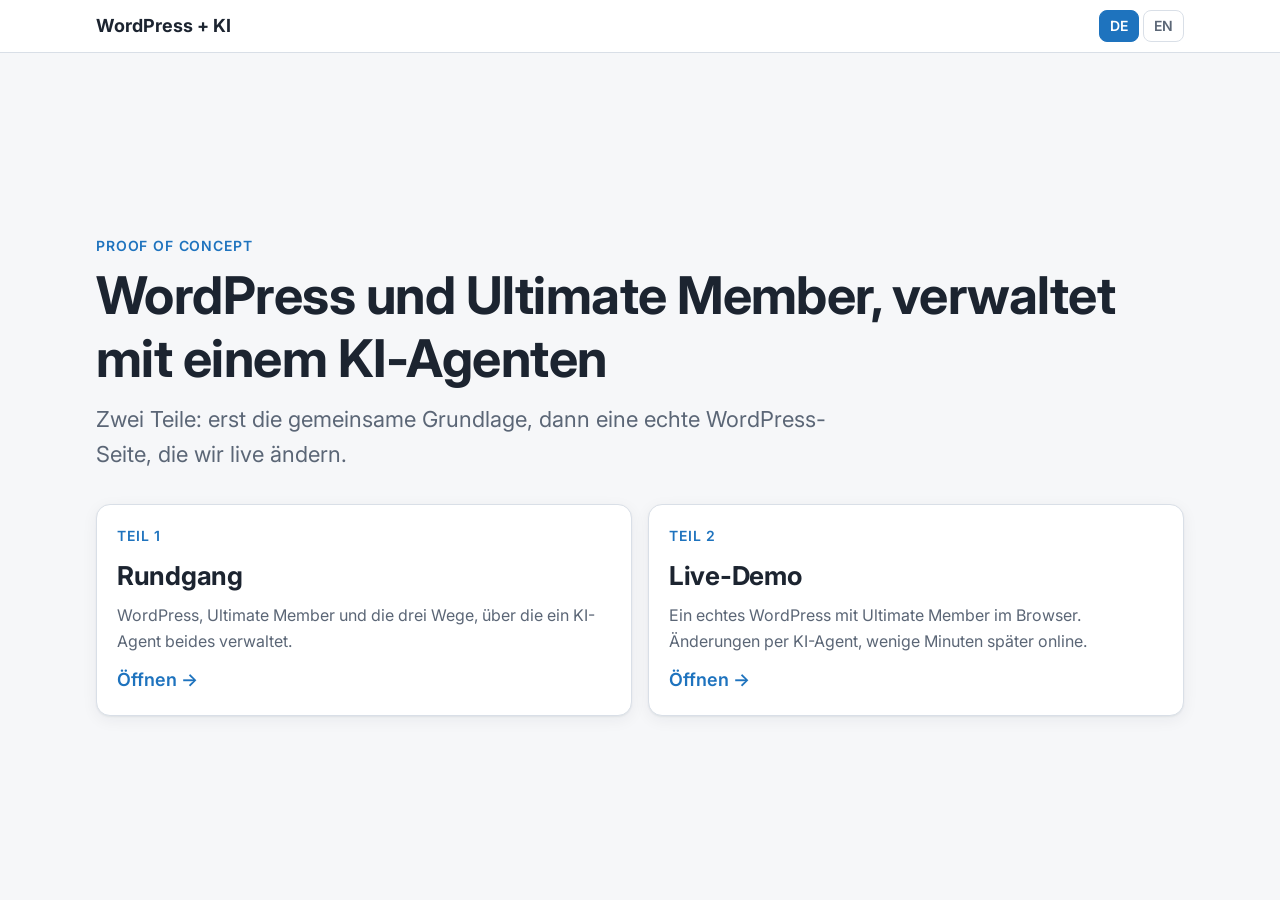
<file: index.html>
<!doctype html>
<html lang="de">
<head>
  <meta charset="utf-8">
  <meta name="viewport" content="width=device-width, initial-scale=1">
  <meta name="build" content="2026-11-27.2">
  <title>WordPress + KI-Agent</title>
  <meta name="description" content="Proof of Concept: WordPress und Ultimate Member, verwaltet mit einem KI-Agenten.">
  <link rel="preconnect" href="https://fonts.googleapis.com">
  <link rel="preconnect" href="https://fonts.gstatic.com" crossorigin>
  <link href="https://fonts.googleapis.com/css2?family=Inter:wght@400;500;600;700&family=JetBrains+Mono:wght@400;500&display=swap" rel="stylesheet">
  <link rel="stylesheet" href="assets/style.css">
  <style>
    .start { min-height: calc(100vh - 56px); display: flex; flex-direction: column; justify-content: center; padding: 48px 0; }
    .entry { display: flex; flex-direction: column; gap: 12px; text-decoration: none; color: var(--text); transition: border-color .15s; }
    .entry:hover { border-color: var(--accent); }
    .entry .step { font-size: 14px; font-weight: 600; color: var(--accent); text-transform: uppercase; letter-spacing: .06em; }
    .entry h2 { font-size: 26px; margin: 0; }
    .entry .go { margin-top: auto; font-weight: 600; color: var(--accent); }
  </style>
</head>
<body>
  <header class="topbar">
    <div class="topbar-inner">
      <a class="brand" href="./" data-t="nav.brand">WordPress + KI</a>
      <span style="flex:1"></span>
      <div class="lang-switch" aria-label="Sprache"></div>
    </div>
  </header>

  <main>
    <section class="start">
      <span class="kicker" data-t="kicker">Proof of Concept</span>
      <h1 data-t="title">WordPress und Ultimate Member, verwaltet mit einem KI-Agenten</h1>
      <p class="lead" data-t="lead">Zwei Teile: erst die gemeinsame Grundlage, dann eine echte WordPress-Seite, die wir live ändern.</p>
      <div class="grid cols-3" style="grid-template-columns: repeat(auto-fit, minmax(300px, 1fr));">
        <a class="card entry" href="erklaerung/">
          <span class="step" data-t="e1.step">Teil 1</span>
          <h2 data-t="e1.title">Rundgang</h2>
          <p data-t="e1.text">WordPress, Ultimate Member und die drei Wege, über die ein KI-Agent beides verwaltet.</p>
          <span class="go" data-t="e1.go">Öffnen →</span>
        </a>
        <a class="card entry" href="demo/">
          <span class="step" data-t="e2.step">Teil 2</span>
          <h2 data-t="e2.title">Live-Demo</h2>
          <p data-t="e2.text">Ein echtes WordPress mit Ultimate Member im Browser. Änderungen per KI-Agent, wenige Minuten später online.</p>
          <span class="go" data-t="e2.go">Öffnen →</span>
        </a>
      </div>
    </section>
  </main>

  <script>
    window.TEXTE = {
      de: {
        "meta.title": "WordPress + KI-Agent",
        "nav.brand": "WordPress + KI",
        "kicker": "Proof of Concept",
        "title": "WordPress und Ultimate Member, verwaltet mit einem KI-Agenten",
        "lead": "Zwei Teile: erst die gemeinsame Grundlage, dann eine echte WordPress-Seite, die wir live ändern.",
        "e1.step": "Teil 1", "e1.title": "Rundgang",
        "e1.text": "WordPress, Ultimate Member und die drei Wege, über die ein KI-Agent beides verwaltet.",
        "e1.go": "Öffnen →",
        "e2.step": "Teil 2", "e2.title": "Live-Demo",
        "e2.text": "Ein echtes WordPress mit Ultimate Member im Browser. Änderungen per KI-Agent, wenige Minuten später online.",
        "e2.go": "Öffnen →"
      },
      en: {
        "meta.title": "WordPress + AI agent",
        "nav.brand": "WordPress + AI",
        "kicker": "Proof of concept",
        "title": "WordPress and Ultimate Member, managed with an AI agent",
        "lead": "Two parts: first the common ground, then a real WordPress site that we change live.",
        "e1.step": "Part 1", "e1.title": "Tour",
        "e1.text": "WordPress, Ultimate Member and the three ways an AI agent manages both.",
        "e1.go": "Open →",
        "e2.step": "Part 2", "e2.title": "Live demo",
        "e2.text": "A real WordPress with Ultimate Member in the browser. Changes by an AI agent, online a few minutes later.",
        "e2.go": "Open →"
      }
    };
  </script>
  <script src="assets/i18n.js"></script>
</body>
</html>
</file>
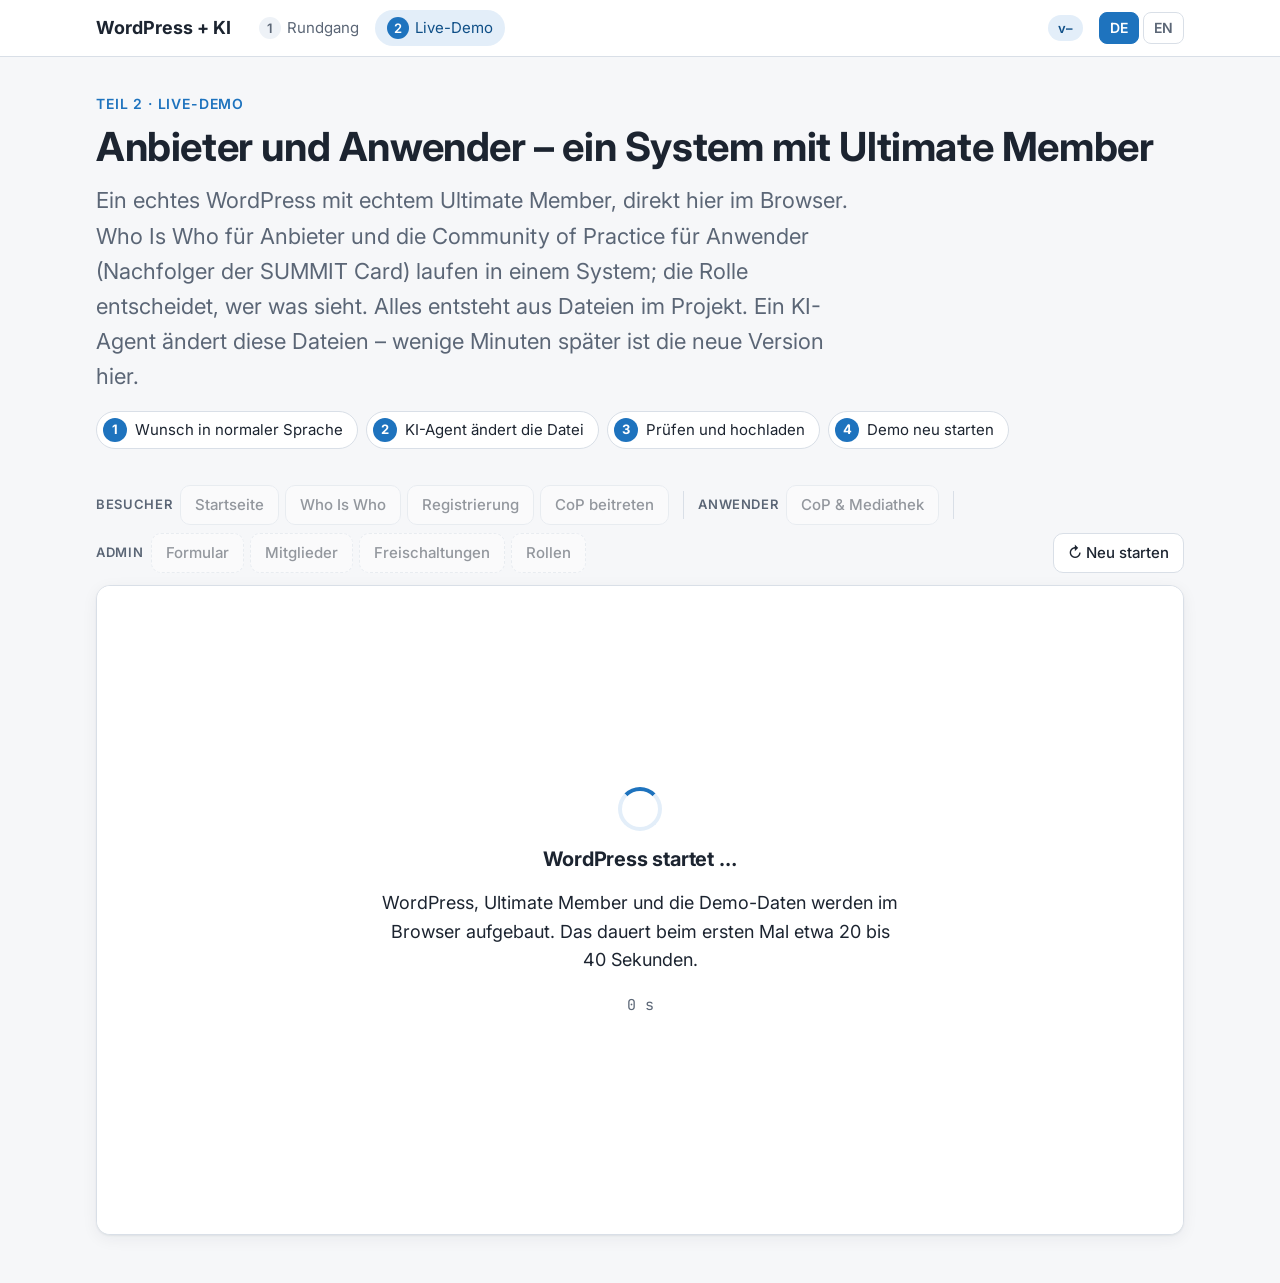
<file: demo/index.html>
<!doctype html>
<html lang="de">
<head>
  <meta charset="utf-8">
  <meta name="viewport" content="width=device-width, initial-scale=1">
  <meta name="build" content="2026-11-27.2">
  <title>Live-Demo: Who Is Who mit Ultimate Member</title>
  <meta name="description" content="Echtes WordPress mit Ultimate Member im Browser, geändert von einem KI-Agenten.">
  <link rel="preconnect" href="https://fonts.googleapis.com">
  <link rel="preconnect" href="https://fonts.gstatic.com" crossorigin>
  <link href="https://fonts.googleapis.com/css2?family=Inter:wght@400;500;600;700&family=JetBrains+Mono:wght@400;500&display=swap" rel="stylesheet">
  <link rel="stylesheet" href="../assets/style.css">
  <style>
    .demo-head { padding: 32px 0 16px; }
    .demo-head h1 { font-size: clamp(28px, 4vw, 40px); }
    .demo-head .lead { margin-bottom: 16px; }

    .cycle { display: flex; flex-wrap: wrap; gap: 8px; margin: 0 0 20px; padding: 0; list-style: none; }
    .cycle li {
      display: flex; align-items: center; gap: 8px; padding: 6px 14px 6px 6px;
      background: var(--surface); border: 1px solid var(--line); border-radius: 999px; font-size: 15px;
    }
    .cycle .n {
      width: 24px; height: 24px; border-radius: 50%; display: grid; place-items: center;
      background: var(--accent); color: #fff; font-weight: 700; font-size: 13px;
    }

    .toolbar { display: flex; flex-wrap: wrap; gap: 8px; align-items: center; margin-bottom: 12px; }
    .toolbar .group { display: flex; flex-wrap: wrap; gap: 6px; align-items: center; }
    .toolbar .label { font-size: 13px; font-weight: 600; color: var(--muted); text-transform: uppercase; letter-spacing: .05em; margin-right: 2px; }
    .toolbar .sep { width: 1px; height: 28px; background: var(--line); margin: 0 6px; }
    .view {
      font: inherit; font-size: 15px; font-weight: 500; padding: 7px 14px; border-radius: 10px; cursor: pointer;
      border: 1px solid var(--line); background: var(--surface); color: var(--text);
    }
    .view:hover:not(:disabled) { border-color: var(--accent); }
    .view[aria-pressed="true"] { background: var(--accent); border-color: var(--accent); color: #fff; }
    .view.admin { border-style: dashed; }
    .view:disabled { opacity: .45; cursor: default; }
    .restart { margin-left: auto; }

    .stage {
      position: relative; border-radius: var(--radius); overflow: hidden; border: 1px solid var(--line);
      box-shadow: var(--shadow); background: #fff;
    }
    .stage iframe { display: block; width: 100%; height: 72vh; min-height: 520px; border: 0; }
    .overlay {
      position: absolute; inset: 0; display: grid; place-items: center; background: var(--surface);
      text-align: center; padding: 24px;
    }
    .overlay[hidden] { display: none; }
    .overlay .box { max-width: 520px; }
    .overlay .spinner {
      width: 44px; height: 44px; margin: 0 auto 16px; border-radius: 50%;
      border: 4px solid var(--accent-soft); border-top-color: var(--accent); animation: spin 1s linear infinite;
    }
    @keyframes spin { to { transform: rotate(360deg); } }
    .overlay .time { font-family: var(--mono); color: var(--muted); font-size: 15px; }
    .overlay.error .spinner { display: none; }
    .overlay.error h3 { color: #b42318; }

    .stand {
      font-size: 13px; font-weight: 600; padding: 3px 10px; border-radius: 999px;
      background: var(--accent-soft); color: var(--accent-ink); white-space: nowrap;
    }
  </style>
</head>
<body>
  <header class="topbar">
    <div class="topbar-inner">
      <a class="brand" href="../" data-t="nav.brand">WordPress + KI</a>
      <nav class="chapters">
        <a href="../erklaerung/"><span class="num">1</span><span data-t="nav.tour">Rundgang</span></a>
        <a href="./" class="active"><span class="num">2</span><span data-t="nav.demo">Live-Demo</span></a>
      </nav>
      <span class="stand" id="stand">v–</span>
      <div class="lang-switch" aria-label="Sprache"></div>
    </div>
  </header>

  <main>
    <section class="demo-head">
      <span class="kicker" data-t="head.kicker">Teil 2 · Live-Demo</span>
      <h1 data-t="head.title">Who Is Who – nachgebaut mit Ultimate Member</h1>
      <p class="lead" data-t="head.lead">Ein echtes WordPress mit echtem Ultimate Member, direkt hier im Browser. Registrierung, Rollen und Verzeichnis entstehen aus Dateien im Projekt. Ein KI-Agent ändert diese Dateien – wenige Minuten später ist die neue Version hier.</p>
      <ol class="cycle">
        <li><span class="n">1</span><span data-t="cycle.1">Wunsch in normaler Sprache</span></li>
        <li><span class="n">2</span><span data-t="cycle.2">KI-Agent ändert die Datei</span></li>
        <li><span class="n">3</span><span data-t="cycle.3">Prüfen und hochladen</span></li>
        <li><span class="n">4</span><span data-t="cycle.4">Demo neu starten</span></li>
      </ol>
    </section>

    <div class="toolbar" role="toolbar">
      <div class="group">
        <span class="label" data-t="tb.visitor">Besucher</span>
        <button class="view" data-path="/?demo_als=besucher&ziel=/" data-t="tb.home" disabled>Startseite</button>
        <button class="view" data-path="/?demo_als=besucher&ziel=/who-is-who/" data-t="tb.dir" disabled>Who Is Who</button>
        <button class="view" data-path="/?demo_als=besucher&ziel=/registrierung/" data-t="tb.reg" disabled>Registrierung</button>
        <button class="view" data-path="/?demo_als=besucher&ziel=/cop-beitreten/" data-t="tb.cop.join" disabled>CoP beitreten</button>
      </div>
      <span class="sep" aria-hidden="true"></span>
      <div class="group">
        <span class="label" data-t="tb.member">Anwender</span>
        <button class="view" data-path="/?demo_als=anwender&ziel=/cop/" data-t="tb.cop.area" disabled>CoP &amp; Mediathek</button>
      </div>
      <span class="sep" aria-hidden="true"></span>
      <div class="group">
        <span class="label" data-t="tb.admin">Admin</span>
        <button class="view admin" data-path="/?demo_als=admin&ziel=formular" data-t="tb.form" disabled>Formular</button>
        <button class="view admin" data-path="/?demo_als=admin&ziel=benutzer" data-t="tb.users" disabled>Mitglieder</button>
        <button class="view admin" data-path="/?demo_als=admin&ziel=freischaltungen" data-t="tb.approve" disabled>Freischaltungen</button>
        <button class="view admin" data-path="/?demo_als=admin&ziel=rollen" data-t="tb.roles" disabled>Rollen</button>
      </div>
      <button class="view restart" id="restart" data-t="tb.restart" data-t-attr="title:tb.restart.title">↻ Neu starten</button>
    </div>

    <div class="stage">
      <iframe id="wp" title="WordPress Demo" allow="clipboard-read; clipboard-write"></iframe>
      <div class="overlay" id="overlay">
        <div class="box">
          <div class="spinner" aria-hidden="true"></div>
          <h3 id="ov-title" data-t="ov.title">WordPress startet …</h3>
          <p id="ov-text" data-t="ov.text">WordPress, Ultimate Member und die Demo-Daten werden im Browser aufgebaut. Das dauert beim ersten Mal etwa 20 bis 40 Sekunden.</p>
          <p class="time" id="ov-time">0 s</p>
        </div>
      </div>
    </div>
    <div style="height:48px"></div>
  </main>

  <script src="texte.js"></script>
  <script src="../assets/i18n.js"></script>
  <script type="module">
    import { startPlaygroundWeb } from "https://playground.wordpress.net/client/index.js";

    const iframe = document.getElementById("wp");
    const overlay = document.getElementById("overlay");
    const ovTime = document.getElementById("ov-time");
    const views = document.querySelectorAll(".view[data-path]");
    let log = null;

    const lang = () => document.documentElement.lang || "de";
    const t = (key) => (window.TEXTE[lang()] || {})[key] || window.TEXTE.de[key] || key;

    // Fetch a file from this site, never from the cache: every start uses the newest push.
    async function fetchText(url) {
      const res = await fetch(url, { cache: "no-store" });
      if (!res.ok) throw new Error(url + " → HTTP " + res.status);
      return res.text();
    }

    // Load the blueprint and inline its relative files, so Playground needs no CORS.
    async function loadBlueprint() {
      const bp = JSON.parse(await fetchText("blueprint.json"));
      for (const step of bp.steps) {
        const d = step.data;
        if (d && d.resource === "url" && !/^https?:/i.test(d.url)) {
          step.data = { resource: "literal", name: d.url.split("/").pop(), contents: await fetchText(d.url) };
        }
      }
      return bp;
    }

    // Only the version number is shown (top right), so a live change is visible.
    // The change texts in aenderungen.json stay internal.
    function renderLog() {
      if (!log) return;
      const last = log.eintraege[log.eintraege.length - 1];
      document.getElementById("stand").textContent = "v" + last.version;
    }

    function setActive(btn) {
      views.forEach((b) => b.setAttribute("aria-pressed", String(b === btn)));
    }

    async function start() {
      const t0 = Date.now();
      const timer = setInterval(() => { ovTime.textContent = Math.round((Date.now() - t0) / 1000) + " s"; }, 500);
      try {
        log = JSON.parse(await fetchText("aenderungen.json"));
        renderLog();
        const blueprint = await loadBlueprint();
        const client = await startPlaygroundWeb({
          iframe,
          remoteUrl: "https://playground.wordpress.net/remote.html",
          blueprint,
        });
        await client.isReady();
        views.forEach((b) => {
          b.disabled = false;
          b.addEventListener("click", async () => { setActive(b); await client.goTo(b.dataset.path); });
        });
        setActive(views[0]);
        overlay.hidden = true;
      } catch (err) {
        console.error(err);
        overlay.classList.add("error");
        document.getElementById("ov-title").textContent = t("ov.error");
        document.getElementById("ov-text").textContent = String(err && err.message || err);
      } finally {
        clearInterval(timer);
      }
    }

    document.getElementById("restart").addEventListener("click", () => location.reload());
    start();
  </script>
</body>
</html>
</file>
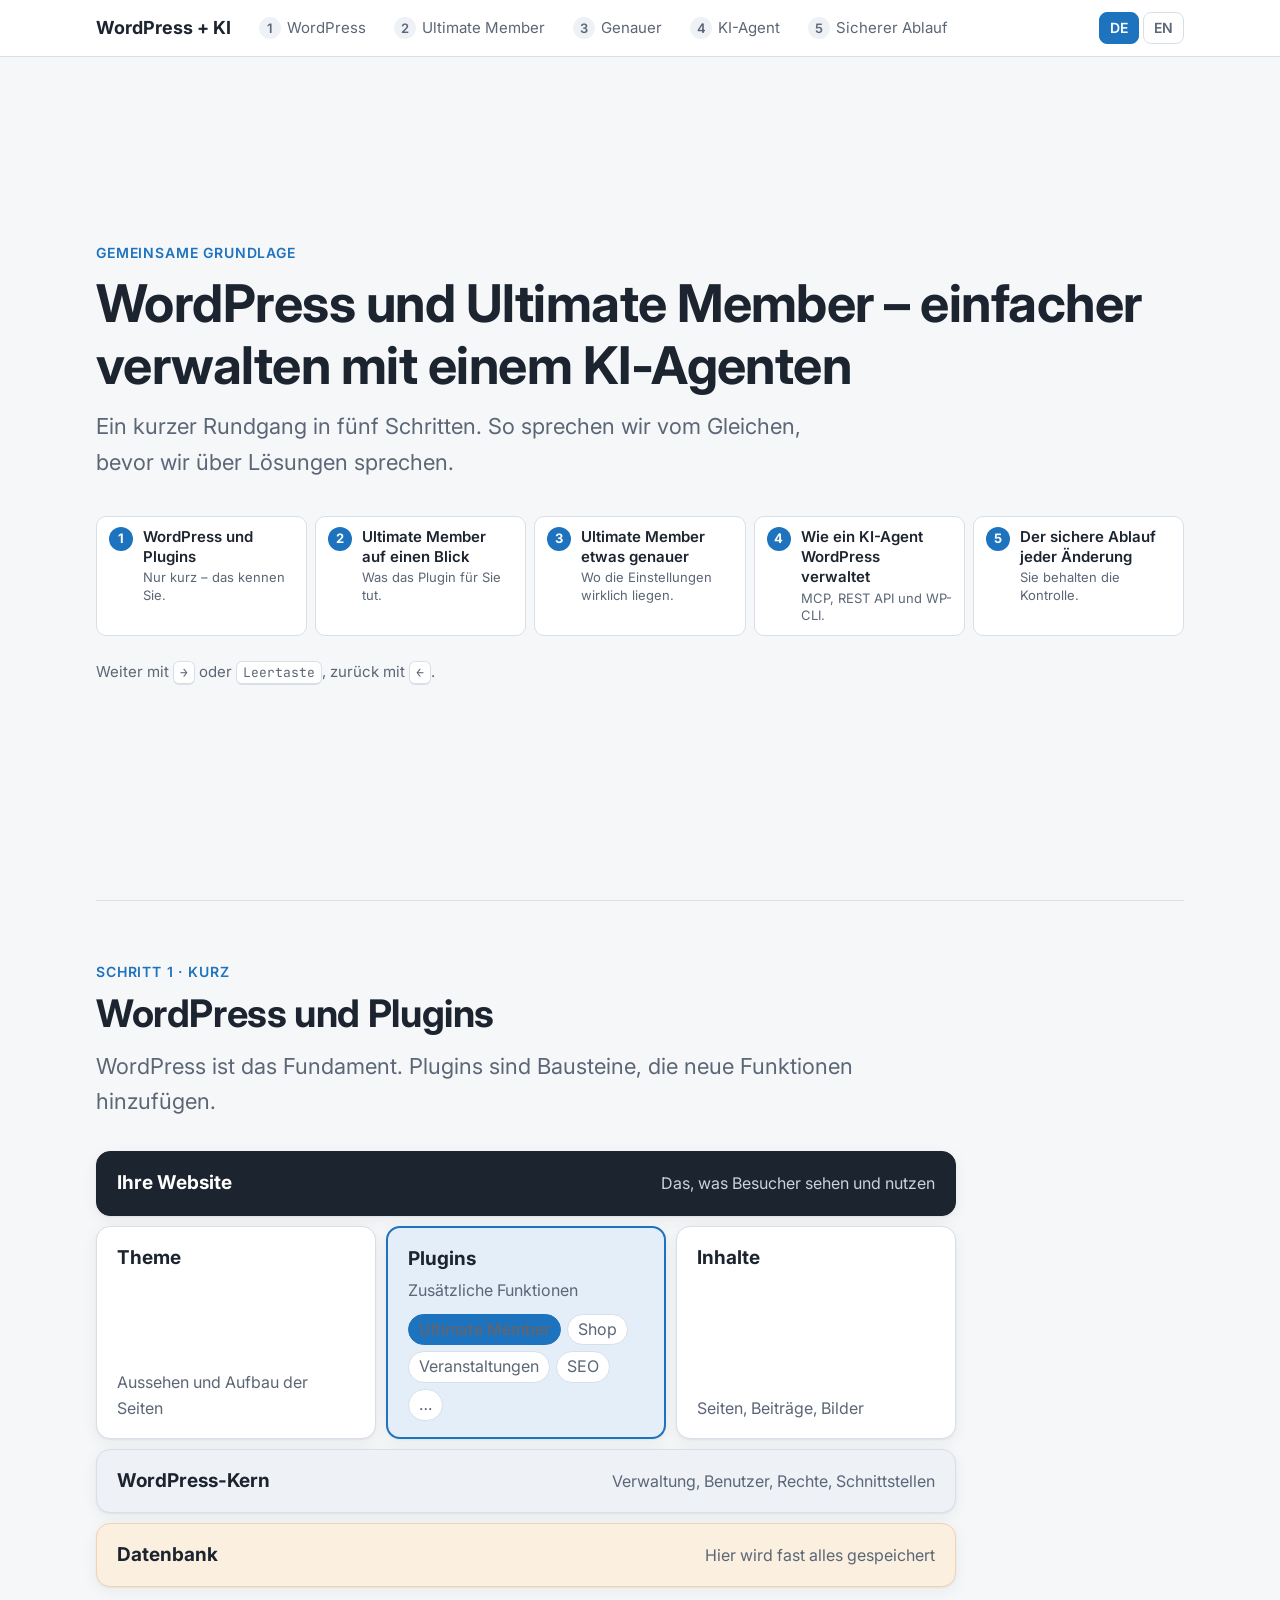
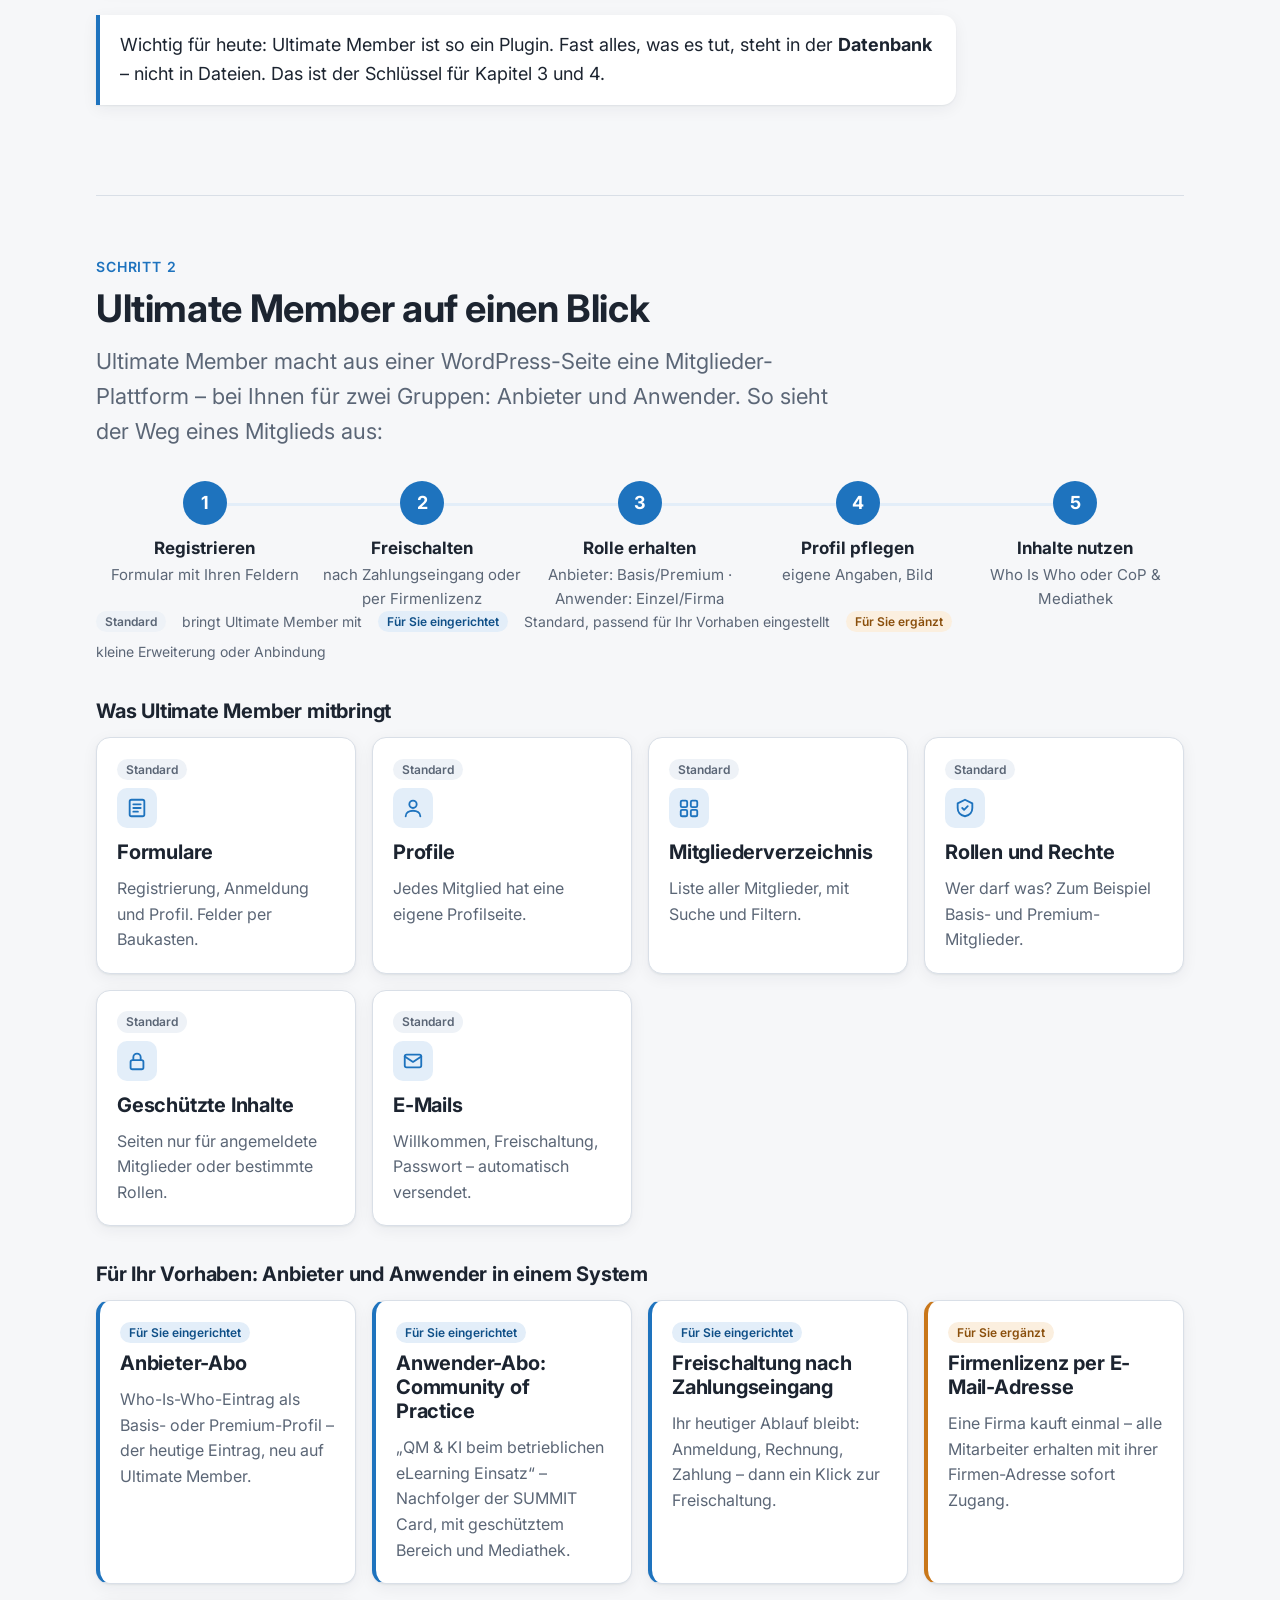
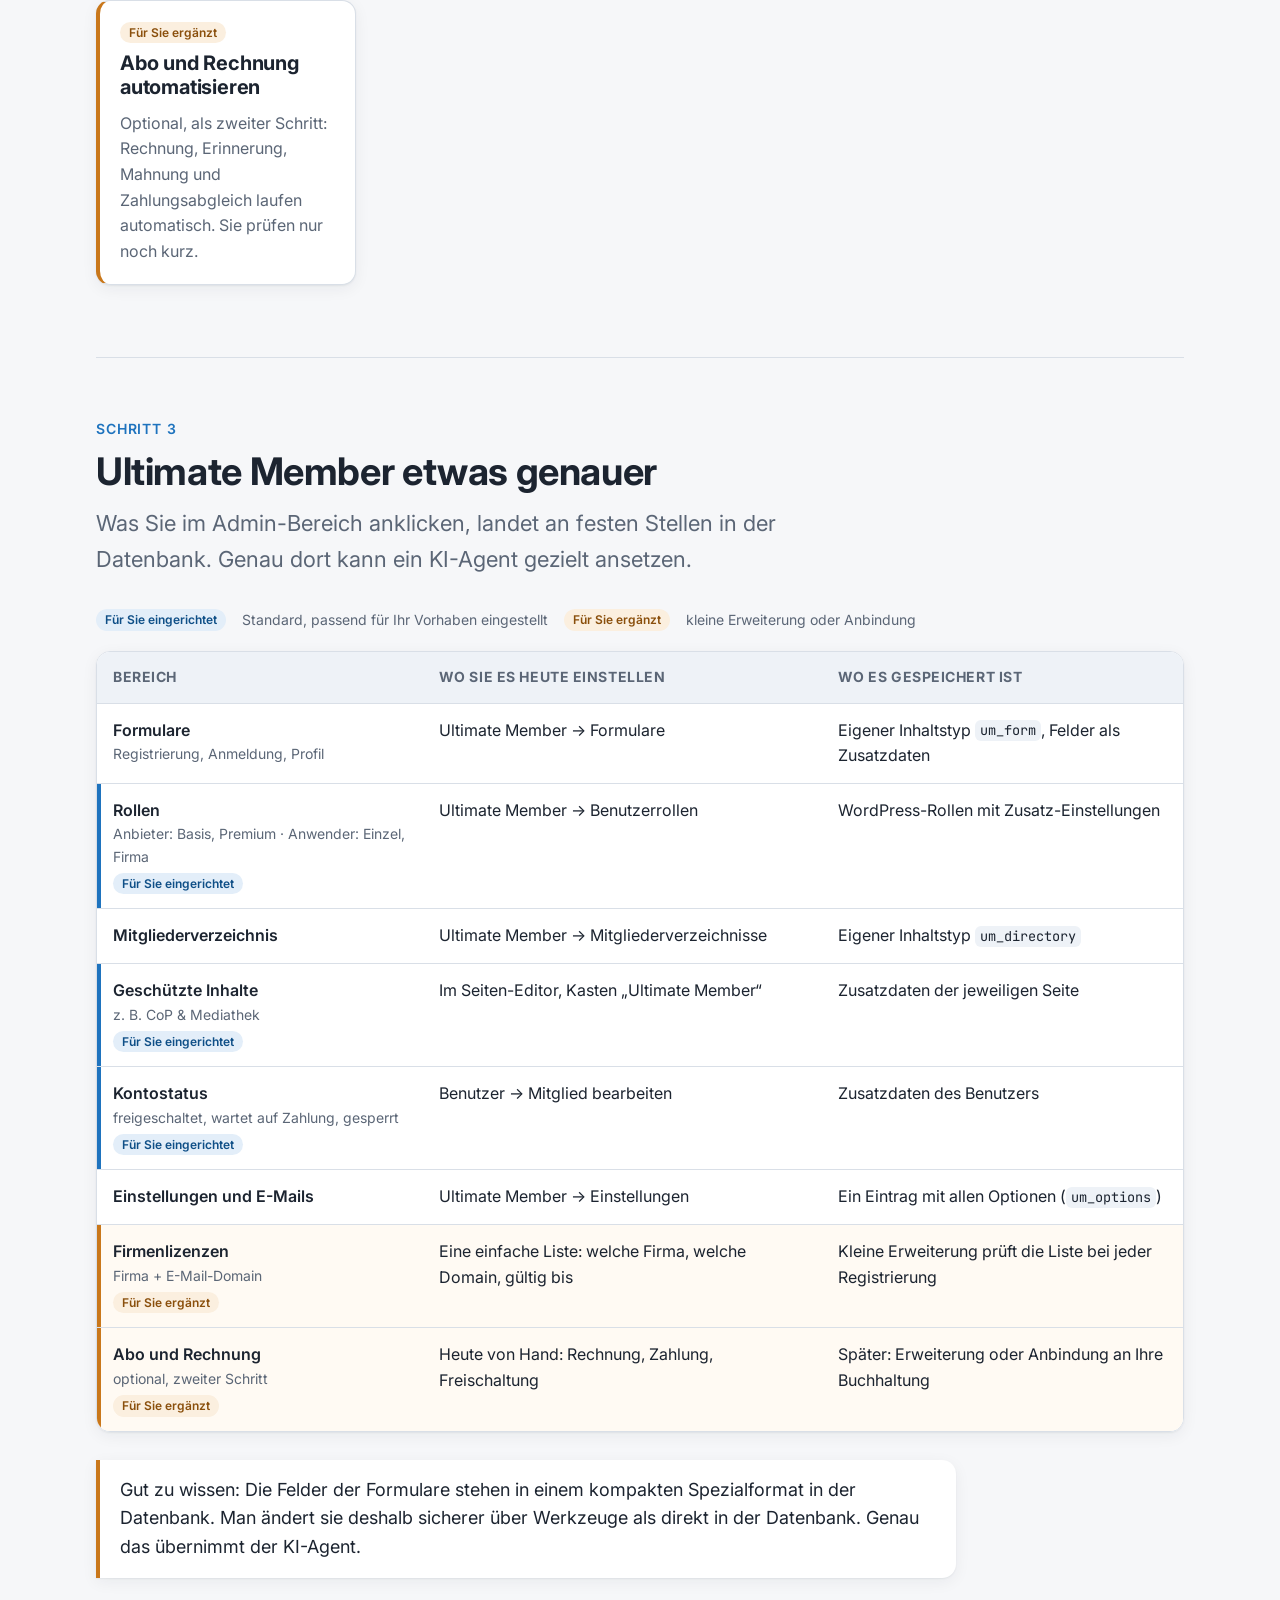
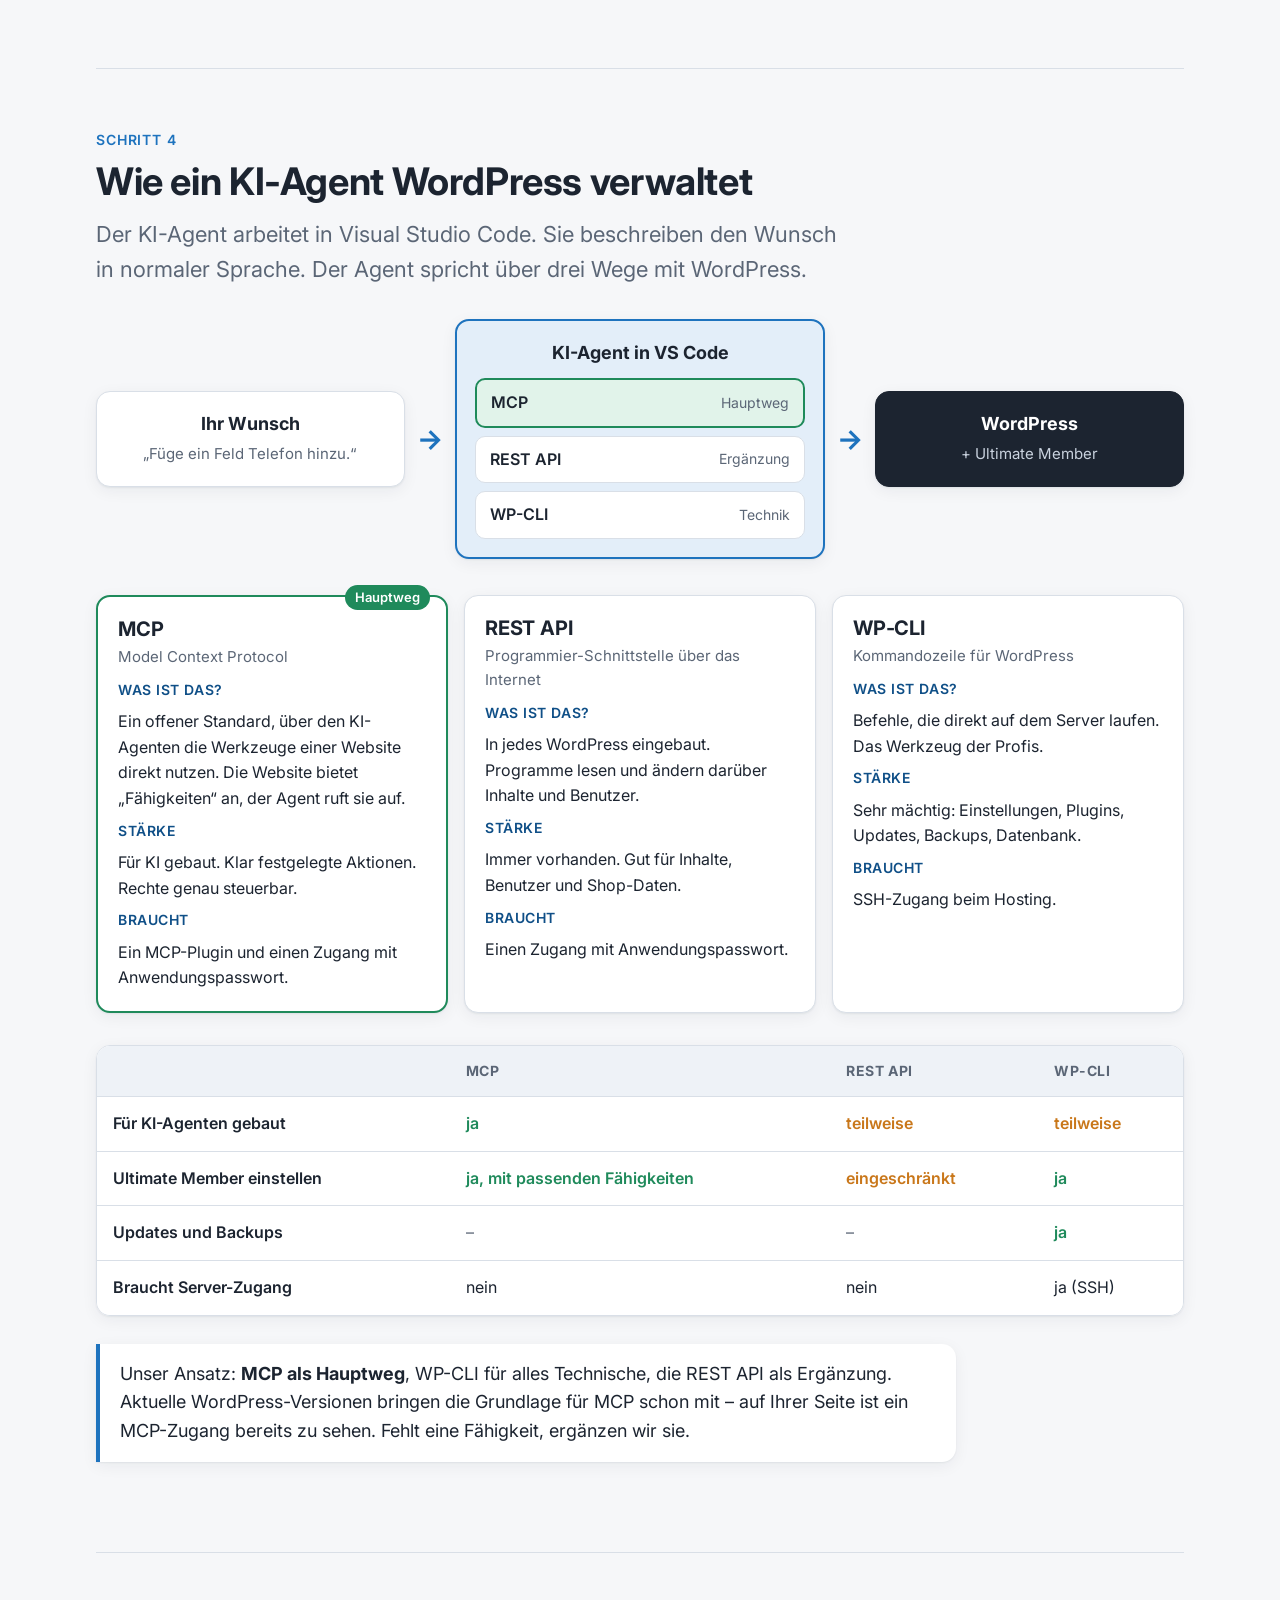
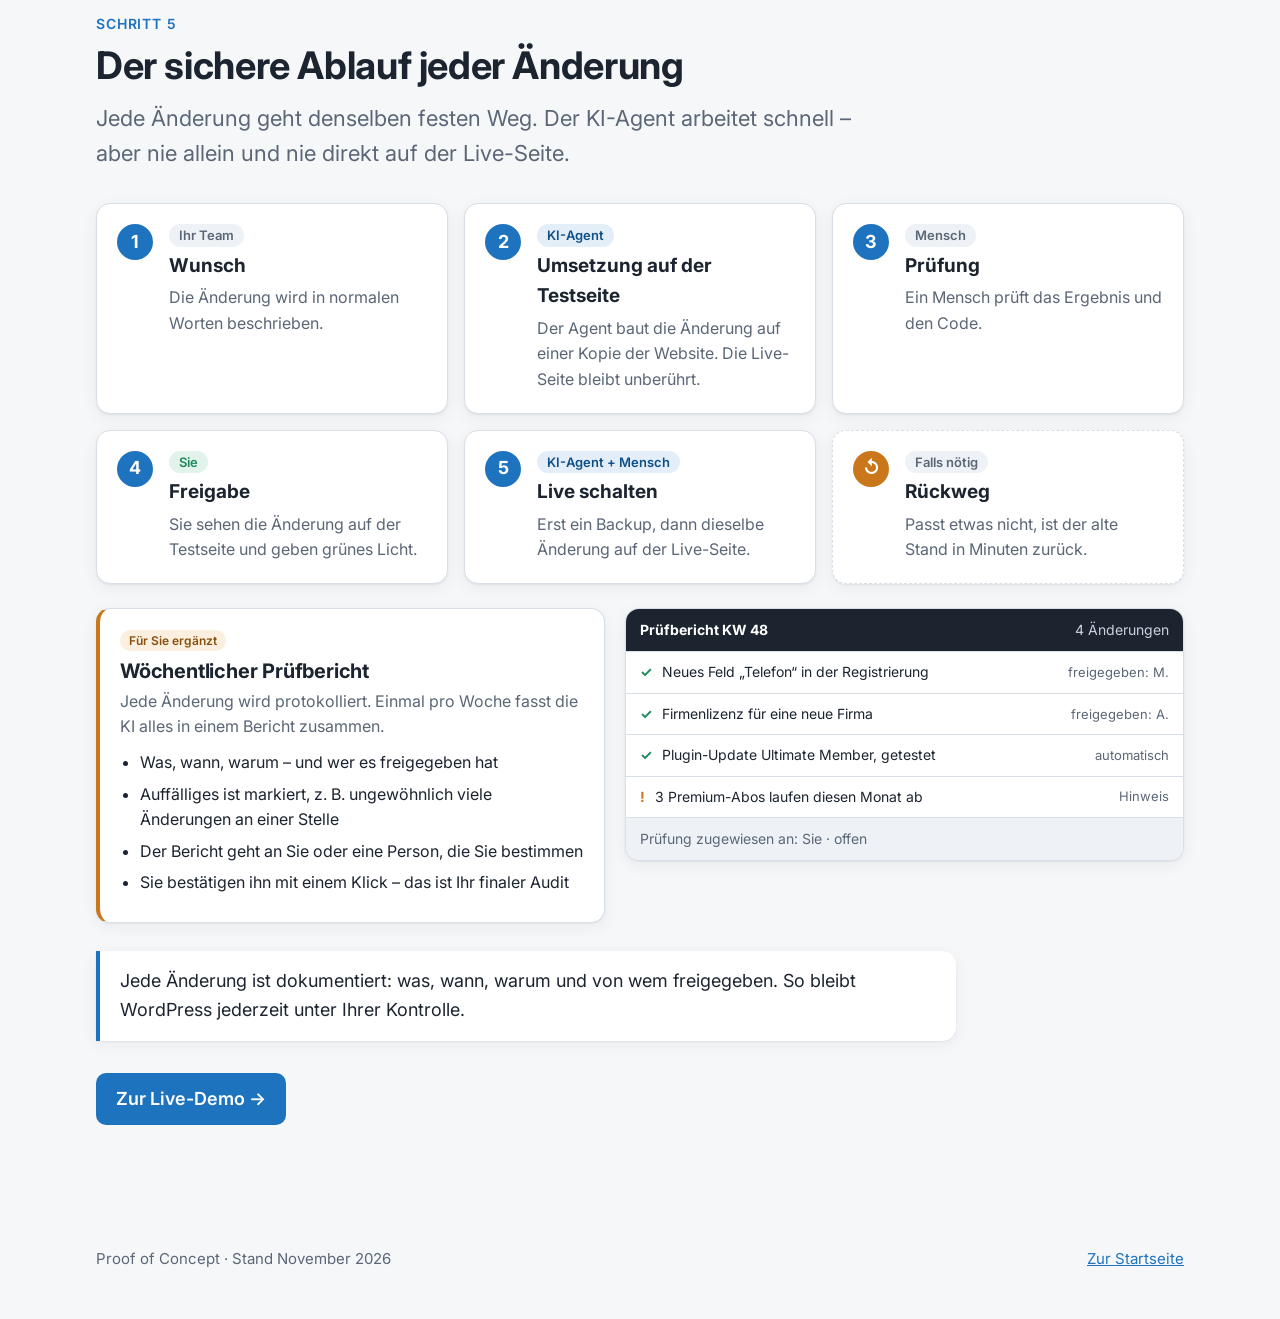
<file: erklaerung/index.html>
<!doctype html>
<html lang="de">
<head>
  <meta charset="utf-8">
  <meta name="viewport" content="width=device-width, initial-scale=1">
  <meta name="build" content="2026-11-27.2">
  <title>WordPress, Ultimate Member und KI-Agent</title>
  <meta name="description" content="Kurzer Rundgang: WordPress, Ultimate Member und wie ein KI-Agent beides verwaltet.">
  <link rel="preconnect" href="https://fonts.googleapis.com">
  <link rel="preconnect" href="https://fonts.gstatic.com" crossorigin>
  <link href="https://fonts.googleapis.com/css2?family=Inter:wght@400;500;600;700&family=JetBrains+Mono:wght@400;500&display=swap" rel="stylesheet">
  <link rel="stylesheet" href="../assets/style.css">
  <style>
    /* ---------- Hero ---------- */
    .hero { display: flex; flex-direction: column; justify-content: center; }
    /* Compact agenda: one row of small cards (wraps on narrow screens). */
    .agenda {
      list-style: none; padding: 0; margin: 4px 0 0; display: grid; gap: 8px;
      grid-template-columns: repeat(auto-fit, minmax(170px, 1fr));
    }
    .agenda a {
      display: flex; align-items: flex-start; gap: 10px; height: 100%;
      padding: 10px 12px; background: var(--surface); border: 1px solid var(--line);
      border-radius: 10px; color: var(--text); text-decoration: none;
      font-weight: 600; font-size: 15px; line-height: 1.35;
    }
    .agenda a:hover { border-color: var(--accent); }
    .agenda .num {
      flex: none; width: 24px; height: 24px; border-radius: 50%; font-size: 13px;
      display: grid; place-items: center; background: var(--accent); color: #fff; font-weight: 700;
    }
    .agenda small { display: block; color: var(--muted); font-weight: 400; font-size: 13px; margin-top: 2px; }
    .hint-keys { margin-top: 24px; color: var(--muted); font-size: 15px; }
    .hint-keys kbd {
      font-family: var(--mono); font-size: 13px; padding: 2px 6px;
      border: 1px solid var(--line); border-bottom-width: 2px; border-radius: 6px; background: var(--surface);
    }

    /* ---------- Chapter 1: WordPress stack ---------- */
    .stack { display: grid; gap: 10px; max-width: 860px; }
    .stack .layer {
      border-radius: var(--radius); padding: 16px 20px; border: 1px solid var(--line);
      background: var(--surface); box-shadow: var(--shadow);
      display: flex; justify-content: space-between; align-items: baseline; gap: 16px; flex-wrap: wrap;
    }
    .stack .layer b { font-size: 19px; }
    .stack .layer span { color: var(--muted); font-size: 16px; }
    .stack .site { background: var(--text); color: #fff; border-color: var(--text); }
    .stack .site span { color: #c9d2de; }
    .stack .row3 { display: grid; grid-template-columns: repeat(3, 1fr); gap: 10px; }
    .stack .row3 .layer { flex-direction: column; align-items: flex-start; gap: 4px; }
    .stack .plugins { border: 2px solid var(--accent); background: var(--accent-soft); }
    .stack .plugins .chips { display: flex; flex-wrap: wrap; gap: 6px; margin-top: 6px; }
    .chip {
      display: inline-block; padding: 2px 10px; border-radius: 999px; font-size: 14px;
      background: var(--surface); border: 1px solid var(--line); color: var(--text);
    }
    .chip.um { background: var(--accent); border-color: var(--accent); color: #fff; font-weight: 600; }
    .stack .core { background: var(--surface-2); }
    .stack .db { background: var(--warm-soft); border-color: #efd4b0; }
    @media (max-width: 760px) { .stack .row3 { grid-template-columns: 1fr; } }

    /* ---------- Chapter 2: member journey ---------- */
    .journey {
      display: grid; grid-template-columns: repeat(5, 1fr); gap: 0; margin: 0 0 36px;
      counter-reset: step;
    }
    .journey li { list-style: none; position: relative; padding: 0 8px; text-align: center; }
    .journey li::before {
      counter-increment: step; content: counter(step);
      display: grid; place-items: center; margin: 0 auto 10px;
      width: 44px; height: 44px; border-radius: 50%;
      background: var(--accent); color: #fff; font-weight: 700; position: relative; z-index: 1;
    }
    .journey li::after {
      content: ""; position: absolute; top: 22px; left: 50%; width: 100%; height: 3px;
      background: var(--accent-soft);
    }
    .journey li:last-child::after { display: none; }
    .journey b { display: block; font-size: 17px; }
    .journey span { display: block; color: var(--muted); font-size: 15px; }
    .journey-wrap { padding: 0; margin: 0; }
    @media (max-width: 760px) {
      .journey { grid-template-columns: 1fr; gap: 14px; }
      .journey li { display: grid; grid-template-columns: 44px 1fr; gap: 12px; text-align: left; padding: 0; }
      .journey li::before { margin: 0; grid-row: span 2; }
      .journey li::after { display: none; }
    }

    /* ---------- Fit tags: standard / set up for you / added for you ---------- */
    .legend { display: flex; flex-wrap: wrap; gap: 8px 16px; margin: 0 0 20px; font-size: 14px; color: var(--muted); align-items: center; }
    .tag {
      display: inline-block; padding: 1px 9px; border-radius: 999px; font-size: 12px; font-weight: 600;
      white-space: nowrap; vertical-align: middle;
    }
    .tag.std { background: var(--surface-2); color: var(--muted); }
    .tag.set { background: var(--accent-soft); color: var(--accent-ink); }
    .tag.add { background: var(--warm-soft); color: #8a4f0c; }
    .card .tag { margin-bottom: 8px; }
    .card.set { border-left: 4px solid var(--accent); }
    .card.add { border-left: 4px solid var(--warm); }
    .sub-title { font-size: 20px; margin: 36px 0 14px; }
    tr.set td:first-child { box-shadow: inset 4px 0 0 var(--accent); }
    tr.add td:first-child { box-shadow: inset 4px 0 0 var(--warm); }
    tr.add td { background: #fffaf3; }
    td .tag { margin-top: 4px; }

    /* ---------- Chapter 3: table ---------- */
    .table-wrap { overflow-x: auto; border-radius: var(--radius); box-shadow: var(--shadow); border: 1px solid var(--line); }
    table { width: 100%; border-collapse: collapse; background: var(--surface); font-size: 16px; }
    th, td { text-align: left; padding: 14px 16px; border-bottom: 1px solid var(--line); vertical-align: top; }
    th { background: var(--surface-2); font-size: 14px; text-transform: uppercase; letter-spacing: 0.04em; color: var(--muted); }
    tr:last-child td { border-bottom: 0; }
    td:first-child { font-weight: 600; white-space: nowrap; }
    td .sub { display: block; color: var(--muted); font-weight: 400; font-size: 14px; white-space: normal; }

    /* ---------- Chapter 4: AI agent ---------- */
    .flow {
      display: grid; grid-template-columns: 1fr auto 1.2fr auto 1fr; align-items: center; gap: 12px;
      margin-bottom: 36px;
    }
    .flow .node {
      background: var(--surface); border: 1px solid var(--line); border-radius: var(--radius);
      padding: 18px; text-align: center; box-shadow: var(--shadow);
    }
    .flow .node b { display: block; font-size: 18px; }
    .flow .node span { color: var(--muted); font-size: 15px; }
    .flow .node.agent { border: 2px solid var(--accent); background: var(--accent-soft); }
    .flow .node.wp { background: var(--text); color: #fff; border-color: var(--text); }
    .flow .node.wp span { color: #c9d2de; }
    .flow .arrow { color: var(--accent); font-size: 28px; font-weight: 700; }
    .flow .lanes { display: grid; gap: 8px; }
    .flow .lane {
      display: flex; align-items: center; justify-content: space-between; gap: 8px;
      padding: 10px 14px; border-radius: 10px; background: var(--surface); border: 1px solid var(--line);
      font-weight: 600; font-size: 16px;
    }
    .flow .lane.main { border: 2px solid var(--green); background: var(--green-soft); }
    .flow .lane small { font-weight: 400; color: var(--muted); font-size: 14px; }
    @media (max-width: 860px) {
      .flow { grid-template-columns: 1fr; }
      .flow .arrow { transform: rotate(90deg); justify-self: center; }
    }

    .channel { position: relative; display: flex; flex-direction: column; gap: 10px; }
    .channel.main { border: 2px solid var(--green); }
    .channel .badge {
      position: absolute; top: -12px; right: 16px; padding: 2px 10px; border-radius: 999px;
      background: var(--green); color: #fff; font-size: 13px; font-weight: 600;
    }
    .channel h3 { margin: 0; }
    .channel .full { color: var(--muted); font-size: 15px; margin-top: -6px; }
    .channel dl { margin: 0; display: grid; gap: 8px; font-size: 16px; }
    .channel dt { font-weight: 600; font-size: 14px; color: var(--accent-ink); text-transform: uppercase; letter-spacing: 0.04em; }
    .channel dd { margin: 0; color: var(--text); }

    .yes { color: var(--green); font-weight: 600; }
    .part { color: var(--warm); font-weight: 600; }
    .no { color: var(--muted); }
    .compare { margin-top: 32px; }
    .compare td:first-child { white-space: normal; }

    /* ---------- Chapter 5: weekly audit report ---------- */
    .report { margin-top: 24px; display: grid; grid-template-columns: 1fr 1.1fr; gap: 20px; align-items: start; }
    .report .card h3 { margin-bottom: 6px; }
    .report ul { margin: 10px 0 0; padding-left: 20px; color: var(--text); font-size: 16px; }
    .report li { margin: 6px 0; }
    .report-mock { background: var(--surface); border: 1px solid var(--line); border-radius: var(--radius); box-shadow: var(--shadow); overflow: hidden; font-size: 14px; }
    .report-mock .head { background: var(--text); color: #fff; padding: 10px 14px; font-weight: 600; display: flex; justify-content: space-between; gap: 8px; }
    .report-mock .head span { color: #c9d2de; font-weight: 400; }
    .report-mock .row { display: grid; grid-template-columns: auto 1fr auto; gap: 10px; padding: 9px 14px; border-top: 1px solid var(--line); align-items: center; }
    .report-mock .ok { color: var(--green); font-weight: 700; }
    .report-mock .warn { color: var(--warm); font-weight: 700; }
    .report-mock .who { color: var(--muted); font-size: 13px; white-space: nowrap; }
    .report-mock .foot { padding: 10px 14px; border-top: 1px solid var(--line); background: var(--surface-2); color: var(--muted); }
    @media (max-width: 860px) { .report { grid-template-columns: 1fr; } }

    /* ---------- Chapter 5: safe workflow ---------- */
    .steps { list-style: none; padding: 0; margin: 0; display: grid; grid-template-columns: repeat(3, 1fr); gap: 16px; counter-reset: wf; }
    .steps li {
      position: relative; background: var(--surface); border: 1px solid var(--line); border-radius: var(--radius);
      box-shadow: var(--shadow); padding: 20px 20px 20px 72px; display: flex; flex-direction: column; gap: 4px;
    }
    .steps li::before {
      counter-increment: wf; content: counter(wf);
      position: absolute; left: 20px; top: 20px; width: 36px; height: 36px; border-radius: 50%;
      display: grid; place-items: center; background: var(--accent); color: #fff; font-weight: 700;
    }
    .steps li b { font-size: 19px; }
    .steps li > span:last-child { color: var(--muted); font-size: 16px; }
    .steps .who {
      align-self: flex-start; font-size: 13px; font-weight: 600; padding: 1px 10px; border-radius: 999px;
      background: var(--surface-2); color: var(--muted);
    }
    .steps .who.agent { background: var(--accent-soft); color: var(--accent-ink); }
    .steps .who.you { background: var(--green-soft); color: var(--green); }
    .steps li.back { border-style: dashed; }
    .steps li.back::before { background: var(--warm); content: "↺"; }
    @media (max-width: 860px) { .steps { grid-template-columns: 1fr; } }
  </style>
</head>
<body>
  <header class="topbar">
    <div class="topbar-inner">
      <a class="brand" href="../" data-t="nav.brand">WordPress + KI</a>
      <nav class="chapters" aria-label="Kapitel" data-t-attr="aria-label:nav.label">
        <a href="#kapitel-1"><span class="num">1</span><span data-t="nav.c1">WordPress</span></a>
        <a href="#kapitel-2"><span class="num">2</span><span data-t="nav.c2">Ultimate Member</span></a>
        <a href="#kapitel-3"><span class="num">3</span><span data-t="nav.c3">Genauer</span></a>
        <a href="#kapitel-4"><span class="num">4</span><span data-t="nav.c4">KI-Agent</span></a>
        <a href="#kapitel-5"><span class="num">5</span><span data-t="nav.c5">Sicherer Ablauf</span></a>
      </nav>
      <div class="lang-switch" aria-label="Sprache"></div>
    </div>
  </header>

  <main>
    <!-- ===================== Start ===================== -->
    <section class="chapter hero" id="start">
      <span class="kicker" data-t="hero.kicker">Gemeinsame Grundlage</span>
      <h1 data-t="hero.title">WordPress und Ultimate Member – einfacher verwalten mit einem KI-Agenten</h1>
      <p class="lead" data-t="hero.lead">Ein kurzer Rundgang in fünf Schritten. So sprechen wir vom Gleichen, bevor wir über Lösungen sprechen.</p>
      <ol class="agenda">
        <li><a href="#kapitel-1"><span class="num">1</span><span><span data-t="agenda.1">WordPress und Plugins</span><small data-t="agenda.1s">Nur kurz – das kennen Sie.</small></span></a></li>
        <li><a href="#kapitel-2"><span class="num">2</span><span><span data-t="agenda.2">Ultimate Member auf einen Blick</span><small data-t="agenda.2s">Was das Plugin für Sie tut.</small></span></a></li>
        <li><a href="#kapitel-3"><span class="num">3</span><span><span data-t="agenda.3">Ultimate Member etwas genauer</span><small data-t="agenda.3s">Wo die Einstellungen wirklich liegen.</small></span></a></li>
        <li><a href="#kapitel-4"><span class="num">4</span><span><span data-t="agenda.4">Wie ein KI-Agent WordPress verwaltet</span><small data-t="agenda.4s">MCP, REST API und WP-CLI.</small></span></a></li>
        <li><a href="#kapitel-5"><span class="num">5</span><span><span data-t="agenda.5">Der sichere Ablauf jeder Änderung</span><small data-t="agenda.5s">Sie behalten die Kontrolle.</small></span></a></li>
      </ol>
      <p class="hint-keys" data-t="hero.keys">Weiter mit <kbd>→</kbd> oder <kbd>Leertaste</kbd>, zurück mit <kbd>←</kbd>.</p>
    </section>

    <!-- ===================== Chapter 1 ===================== -->
    <section class="chapter" id="kapitel-1">
      <span class="kicker" data-t="c1.kicker">Schritt 1 · Kurz</span>
      <h2 data-t="c1.title">WordPress und Plugins</h2>
      <p class="lead" data-t="c1.lead">WordPress ist das Fundament. Plugins sind Bausteine, die neue Funktionen hinzufügen.</p>

      <div class="stack">
        <div class="layer site"><b data-t="c1.site">Ihre Website</b><span data-t="c1.site.s">Das, was Besucher sehen und nutzen</span></div>
        <div class="row3">
          <div class="layer"><b data-t="c1.theme">Theme</b><span data-t="c1.theme.s">Aussehen und Aufbau der Seiten</span></div>
          <div class="layer plugins">
            <b data-t="c1.plugins">Plugins</b>
            <span data-t="c1.plugins.s">Zusätzliche Funktionen</span>
            <div class="chips">
              <span class="chip um">Ultimate Member</span>
              <span class="chip" data-t="c1.chip.shop">Shop</span>
              <span class="chip" data-t="c1.chip.events">Veranstaltungen</span>
              <span class="chip" data-t="c1.chip.seo">SEO</span>
              <span class="chip" data-t="c1.chip.more">…</span>
            </div>
          </div>
          <div class="layer"><b data-t="c1.content">Inhalte</b><span data-t="c1.content.s">Seiten, Beiträge, Bilder</span></div>
        </div>
        <div class="layer core"><b data-t="c1.core">WordPress-Kern</b><span data-t="c1.core.s">Verwaltung, Benutzer, Rechte, Schnittstellen</span></div>
        <div class="layer db"><b data-t="c1.db">Datenbank</b><span data-t="c1.db.s">Hier wird fast alles gespeichert</span></div>
      </div>

      <p class="note" data-t="c1.note">Wichtig für heute: Ultimate Member ist so ein Plugin. Fast alles, was es tut, steht in der <b>Datenbank</b> – nicht in Dateien. Das ist der Schlüssel für Kapitel 3 und 4.</p>
    </section>

    <!-- ===================== Chapter 2 ===================== -->
    <section class="chapter" id="kapitel-2">
      <span class="kicker" data-t="c2.kicker">Schritt 2</span>
      <h2 data-t="c2.title">Ultimate Member auf einen Blick</h2>
      <p class="lead" data-t="c2.lead">Ultimate Member macht aus einer WordPress-Seite eine Mitglieder-Plattform – bei Ihnen für zwei Gruppen: Anbieter und Anwender. So sieht der Weg eines Mitglieds aus:</p>

      <ol class="journey journey-wrap">
        <li><b data-t="c2.j1">Registrieren</b><span data-t="c2.j1s">Formular mit Ihren Feldern</span></li>
        <li><b data-t="c2.j2">Freischalten</b><span data-t="c2.j2s">nach Zahlungseingang oder per Firmenlizenz</span></li>
        <li><b data-t="c2.j3">Rolle erhalten</b><span data-t="c2.j3s">Anbieter: Basis/Premium · Anwender: Einzel/Firma</span></li>
        <li><b data-t="c2.j4">Profil pflegen</b><span data-t="c2.j4s">eigene Angaben, Bild</span></li>
        <li><b data-t="c2.j5">Inhalte nutzen</b><span data-t="c2.j5s">Who Is Who oder CoP &amp; Mediathek</span></li>
      </ol>

      <div class="legend">
        <span class="tag std" data-t="tag.std">Standard</span><span data-t="tag.std.s">bringt Ultimate Member mit</span>
        <span class="tag set" data-t="tag.set">Für Sie eingerichtet</span><span data-t="tag.set.s">Standard, passend für Ihr Vorhaben eingestellt</span>
        <span class="tag add" data-t="tag.add">Für Sie ergänzt</span><span data-t="tag.add.s">kleine Erweiterung oder Anbindung</span>
      </div>

      <h3 class="sub-title" data-t="c2.std.title">Was Ultimate Member mitbringt</h3>
      <div class="grid cols-3">
        <div class="card">
          <span class="tag std" data-t="tag.std">Standard</span>
          <div class="icon"><svg viewBox="0 0 24 24" fill="none" stroke="currentColor" stroke-width="2" stroke-linecap="round" stroke-linejoin="round"><rect x="4" y="3" width="16" height="18" rx="2"/><path d="M8 8h8M8 12h8M8 16h5"/></svg></div>
          <h3 data-t="c2.f1">Formulare</h3>
          <p data-t="c2.f1s">Registrierung, Anmeldung und Profil. Felder per Baukasten.</p>
        </div>
        <div class="card">
          <span class="tag std" data-t="tag.std">Standard</span>
          <div class="icon"><svg viewBox="0 0 24 24" fill="none" stroke="currentColor" stroke-width="2" stroke-linecap="round" stroke-linejoin="round"><circle cx="12" cy="8" r="4"/><path d="M4 21c0-4 4-6 8-6s8 2 8 6"/></svg></div>
          <h3 data-t="c2.f2">Profile</h3>
          <p data-t="c2.f2s">Jedes Mitglied hat eine eigene Profilseite.</p>
        </div>
        <div class="card">
          <span class="tag std" data-t="tag.std">Standard</span>
          <div class="icon"><svg viewBox="0 0 24 24" fill="none" stroke="currentColor" stroke-width="2" stroke-linecap="round" stroke-linejoin="round"><rect x="3" y="4" width="7" height="7" rx="1.5"/><rect x="14" y="4" width="7" height="7" rx="1.5"/><rect x="3" y="14" width="7" height="7" rx="1.5"/><rect x="14" y="14" width="7" height="7" rx="1.5"/></svg></div>
          <h3 data-t="c2.f3">Mitgliederverzeichnis</h3>
          <p data-t="c2.f3s">Liste aller Mitglieder, mit Suche und Filtern.</p>
        </div>
        <div class="card">
          <span class="tag std" data-t="tag.std">Standard</span>
          <div class="icon"><svg viewBox="0 0 24 24" fill="none" stroke="currentColor" stroke-width="2" stroke-linecap="round" stroke-linejoin="round"><path d="M12 3l8 4v5c0 5-3.5 8-8 9-4.5-1-8-4-8-9V7z"/><path d="M9 12l2 2 4-4"/></svg></div>
          <h3 data-t="c2.f4">Rollen und Rechte</h3>
          <p data-t="c2.f4s">Wer darf was? Zum Beispiel Basis- und Premium-Mitglieder.</p>
        </div>
        <div class="card">
          <span class="tag std" data-t="tag.std">Standard</span>
          <div class="icon"><svg viewBox="0 0 24 24" fill="none" stroke="currentColor" stroke-width="2" stroke-linecap="round" stroke-linejoin="round"><rect x="5" y="11" width="14" height="10" rx="2"/><path d="M8 11V8a4 4 0 0 1 8 0v3"/></svg></div>
          <h3 data-t="c2.f5">Geschützte Inhalte</h3>
          <p data-t="c2.f5s">Seiten nur für angemeldete Mitglieder oder bestimmte Rollen.</p>
        </div>
        <div class="card">
          <span class="tag std" data-t="tag.std">Standard</span>
          <div class="icon"><svg viewBox="0 0 24 24" fill="none" stroke="currentColor" stroke-width="2" stroke-linecap="round" stroke-linejoin="round"><rect x="3" y="5" width="18" height="14" rx="2"/><path d="M3 7l9 6 9-6"/></svg></div>
          <h3 data-t="c2.f6">E-Mails</h3>
          <p data-t="c2.f6s">Willkommen, Freischaltung, Passwort – automatisch versendet.</p>
        </div>
      </div>

      <h3 class="sub-title" data-t="c2.fit.title">Für Ihr Vorhaben: Anbieter und Anwender in einem System</h3>
      <div class="grid cols-3">
        <div class="card set">
          <span class="tag set" data-t="tag.set">Für Sie eingerichtet</span>
          <h3 data-t="c2.p1">Anbieter-Abo</h3>
          <p data-t="c2.p1s">Who-Is-Who-Eintrag als Basis- oder Premium-Profil – der heutige Eintrag, neu auf Ultimate Member.</p>
        </div>
        <div class="card set">
          <span class="tag set" data-t="tag.set">Für Sie eingerichtet</span>
          <h3 data-t="c2.p2">Anwender-Abo: Community of Practice</h3>
          <p data-t="c2.p2s">„QM &amp; KI beim betrieblichen eLearning Einsatz" – Nachfolger der SUMMIT Card, mit geschütztem Bereich und Mediathek.</p>
        </div>
        <div class="card set">
          <span class="tag set" data-t="tag.set">Für Sie eingerichtet</span>
          <h3 data-t="c2.p3">Freischaltung nach Zahlungseingang</h3>
          <p data-t="c2.p3s">Ihr heutiger Ablauf bleibt: Anmeldung, Rechnung, Zahlung – dann ein Klick zur Freischaltung.</p>
        </div>
        <div class="card add">
          <span class="tag add" data-t="tag.add">Für Sie ergänzt</span>
          <h3 data-t="c2.p4">Firmenlizenz per E-Mail-Adresse</h3>
          <p data-t="c2.p4s">Eine Firma kauft einmal – alle Mitarbeiter erhalten mit ihrer Firmen-Adresse sofort Zugang.</p>
        </div>
        <div class="card add">
          <span class="tag add" data-t="tag.add">Für Sie ergänzt</span>
          <h3 data-t="c2.p5">Abo und Rechnung automatisieren</h3>
          <p data-t="c2.p5s">Optional, als zweiter Schritt: Rechnung, Erinnerung, Mahnung und Zahlungsabgleich laufen automatisch. Sie prüfen nur noch kurz.</p>
        </div>
      </div>
    </section>

    <!-- ===================== Chapter 3 ===================== -->
    <section class="chapter" id="kapitel-3">
      <span class="kicker" data-t="c3.kicker">Schritt 3</span>
      <h2 data-t="c3.title">Ultimate Member etwas genauer</h2>
      <p class="lead" data-t="c3.lead">Was Sie im Admin-Bereich anklicken, landet an festen Stellen in der Datenbank. Genau dort kann ein KI-Agent gezielt ansetzen.</p>

      <div class="legend">
        <span class="tag set" data-t="tag.set">Für Sie eingerichtet</span><span data-t="tag.set.s">Standard, passend für Ihr Vorhaben eingestellt</span>
        <span class="tag add" data-t="tag.add">Für Sie ergänzt</span><span data-t="tag.add.s">kleine Erweiterung oder Anbindung</span>
      </div>

      <div class="table-wrap">
        <table>
          <thead>
            <tr>
              <th data-t="c3.th1">Bereich</th>
              <th data-t="c3.th2">Wo Sie es heute einstellen</th>
              <th data-t="c3.th3">Wo es gespeichert ist</th>
            </tr>
          </thead>
          <tbody>
            <tr>
              <td><span data-t="c3.r1">Formulare</span><span class="sub" data-t="c3.r1s">Registrierung, Anmeldung, Profil</span></td>
              <td data-t="c3.r1a">Ultimate Member → Formulare</td>
              <td data-t="c3.r1b">Eigener Inhaltstyp <code>um_form</code>, Felder als Zusatzdaten</td>
            </tr>
            <tr class="set">
              <td><span data-t="c3.r2">Rollen</span><span class="sub" data-t="c3.r2s">Anbieter: Basis, Premium · Anwender: Einzel, Firma</span><span class="tag set" data-t="tag.set">Für Sie eingerichtet</span></td>
              <td data-t="c3.r2a">Ultimate Member → Benutzerrollen</td>
              <td data-t="c3.r2b">WordPress-Rollen mit Zusatz-Einstellungen</td>
            </tr>
            <tr>
              <td><span data-t="c3.r3">Mitgliederverzeichnis</span></td>
              <td data-t="c3.r3a">Ultimate Member → Mitgliederverzeichnisse</td>
              <td data-t="c3.r3b">Eigener Inhaltstyp <code>um_directory</code></td>
            </tr>
            <tr class="set">
              <td><span data-t="c3.r4">Geschützte Inhalte</span><span class="sub" data-t="c3.r4s">z. B. CoP &amp; Mediathek</span><span class="tag set" data-t="tag.set">Für Sie eingerichtet</span></td>
              <td data-t="c3.r4a">Im Seiten-Editor, Kasten „Ultimate Member“</td>
              <td data-t="c3.r4b">Zusatzdaten der jeweiligen Seite</td>
            </tr>
            <tr class="set">
              <td><span data-t="c3.r5">Kontostatus</span><span class="sub" data-t="c3.r5s">freigeschaltet, wartet auf Zahlung, gesperrt</span><span class="tag set" data-t="tag.set">Für Sie eingerichtet</span></td>
              <td data-t="c3.r5a">Benutzer → Mitglied bearbeiten</td>
              <td data-t="c3.r5b">Zusatzdaten des Benutzers</td>
            </tr>
            <tr>
              <td><span data-t="c3.r6">Einstellungen und E-Mails</span></td>
              <td data-t="c3.r6a">Ultimate Member → Einstellungen</td>
              <td data-t="c3.r6b">Ein Eintrag mit allen Optionen (<code>um_options</code>)</td>
            </tr>
            <tr class="add">
              <td><span data-t="c3.r7">Firmenlizenzen</span><span class="sub" data-t="c3.r7s">Firma + E-Mail-Domain</span><span class="tag add" data-t="tag.add">Für Sie ergänzt</span></td>
              <td data-t="c3.r7a">Eine einfache Liste: welche Firma, welche Domain, gültig bis</td>
              <td data-t="c3.r7b">Kleine Erweiterung prüft die Liste bei jeder Registrierung</td>
            </tr>
            <tr class="add">
              <td><span data-t="c3.r8">Abo und Rechnung</span><span class="sub" data-t="c3.r8s">optional, zweiter Schritt</span><span class="tag add" data-t="tag.add">Für Sie ergänzt</span></td>
              <td data-t="c3.r8a">Heute von Hand: Rechnung, Zahlung, Freischaltung</td>
              <td data-t="c3.r8b">Später: Erweiterung oder Anbindung an Ihre Buchhaltung</td>
            </tr>
          </tbody>
        </table>
      </div>

      <p class="note warm" data-t="c3.note">Gut zu wissen: Die Felder der Formulare stehen in einem kompakten Spezialformat in der Datenbank. Man ändert sie deshalb sicherer über Werkzeuge als direkt in der Datenbank. Genau das übernimmt der KI-Agent.</p>
    </section>

    <!-- ===================== Chapter 4 ===================== -->
    <section class="chapter" id="kapitel-4">
      <span class="kicker" data-t="c4.kicker">Schritt 4</span>
      <h2 data-t="c4.title">Wie ein KI-Agent WordPress verwaltet</h2>
      <p class="lead" data-t="c4.lead">Der KI-Agent arbeitet in Visual Studio Code. Sie beschreiben den Wunsch in normaler Sprache. Der Agent spricht über drei Wege mit WordPress.</p>

      <div class="flow">
        <div class="node"><b data-t="c4.n1">Ihr Wunsch</b><span data-t="c4.n1s">„Füge ein Feld Telefon hinzu.“</span></div>
        <div class="arrow" aria-hidden="true">→</div>
        <div class="node agent">
          <b data-t="c4.n2">KI-Agent in VS Code</b>
          <div class="lanes" style="margin-top:10px">
            <div class="lane main">MCP <small data-t="c4.l1">Hauptweg</small></div>
            <div class="lane">REST API <small data-t="c4.l2">Ergänzung</small></div>
            <div class="lane">WP-CLI <small data-t="c4.l3">Technik</small></div>
          </div>
        </div>
        <div class="arrow" aria-hidden="true">→</div>
        <div class="node wp"><b>WordPress</b><span data-t="c4.n3s">+ Ultimate Member</span></div>
      </div>

      <div class="grid cols-3">
        <div class="card channel main">
          <span class="badge" data-t="c4.l1">Hauptweg</span>
          <h3>MCP</h3>
          <div class="full">Model Context Protocol</div>
          <dl>
            <dt data-t="c4.what">Was ist das?</dt>
            <dd data-t="c4.mcp.what">Ein offener Standard, über den KI-Agenten die Werkzeuge einer Website direkt nutzen. Die Website bietet „Fähigkeiten“ an, der Agent ruft sie auf.</dd>
            <dt data-t="c4.good">Stärke</dt>
            <dd data-t="c4.mcp.good">Für KI gebaut. Klar festgelegte Aktionen. Rechte genau steuerbar.</dd>
            <dt data-t="c4.needs">Braucht</dt>
            <dd data-t="c4.mcp.needs">Ein MCP-Plugin und einen Zugang mit Anwendungspasswort.</dd>
          </dl>
        </div>
        <div class="card channel">
          <h3>REST API</h3>
          <div class="full" data-t="c4.rest.full">Programmier-Schnittstelle über das Internet</div>
          <dl>
            <dt data-t="c4.what">Was ist das?</dt>
            <dd data-t="c4.rest.what">In jedes WordPress eingebaut. Programme lesen und ändern darüber Inhalte und Benutzer.</dd>
            <dt data-t="c4.good">Stärke</dt>
            <dd data-t="c4.rest.good">Immer vorhanden. Gut für Inhalte, Benutzer und Shop-Daten.</dd>
            <dt data-t="c4.needs">Braucht</dt>
            <dd data-t="c4.rest.needs">Einen Zugang mit Anwendungspasswort.</dd>
          </dl>
        </div>
        <div class="card channel">
          <h3>WP-CLI</h3>
          <div class="full" data-t="c4.cli.full">Kommandozeile für WordPress</div>
          <dl>
            <dt data-t="c4.what">Was ist das?</dt>
            <dd data-t="c4.cli.what">Befehle, die direkt auf dem Server laufen. Das Werkzeug der Profis.</dd>
            <dt data-t="c4.good">Stärke</dt>
            <dd data-t="c4.cli.good">Sehr mächtig: Einstellungen, Plugins, Updates, Backups, Datenbank.</dd>
            <dt data-t="c4.needs">Braucht</dt>
            <dd data-t="c4.cli.needs">SSH-Zugang beim Hosting.</dd>
          </dl>
        </div>
      </div>

      <div class="table-wrap compare">
        <table>
          <thead>
            <tr><th></th><th>MCP</th><th>REST API</th><th>WP-CLI</th></tr>
          </thead>
          <tbody>
            <tr>
              <td data-t="c4.q1">Für KI-Agenten gebaut</td>
              <td class="yes" data-t="c4.yes">ja</td>
              <td class="part" data-t="c4.partly">teilweise</td>
              <td class="part" data-t="c4.partly">teilweise</td>
            </tr>
            <tr>
              <td data-t="c4.q2">Ultimate Member einstellen</td>
              <td class="yes" data-t="c4.a2a">ja, mit passenden Fähigkeiten</td>
              <td class="part" data-t="c4.a2b">eingeschränkt</td>
              <td class="yes" data-t="c4.yes">ja</td>
            </tr>
            <tr>
              <td data-t="c4.q3">Updates und Backups</td>
              <td class="no">–</td>
              <td class="no">–</td>
              <td class="yes" data-t="c4.yes">ja</td>
            </tr>
            <tr>
              <td data-t="c4.q4">Braucht Server-Zugang</td>
              <td data-t="c4.no">nein</td>
              <td data-t="c4.no">nein</td>
              <td data-t="c4.a4c">ja (SSH)</td>
            </tr>
          </tbody>
        </table>
      </div>

      <p class="note" data-t="c4.note">Unser Ansatz: <b>MCP als Hauptweg</b>, WP-CLI für alles Technische, die REST API als Ergänzung. Aktuelle WordPress-Versionen bringen die Grundlage für MCP schon mit – auf Ihrer Seite ist ein MCP-Zugang bereits zu sehen. Fehlt eine Fähigkeit, ergänzen wir sie.</p>

    </section>

    <!-- ===================== Chapter 5 ===================== -->
    <section class="chapter" id="kapitel-5">
      <span class="kicker" data-t="c5.kicker">Schritt 5</span>
      <h2 data-t="c5.title">Der sichere Ablauf jeder Änderung</h2>
      <p class="lead" data-t="c5.lead">Jede Änderung geht denselben festen Weg. Der KI-Agent arbeitet schnell – aber nie allein und nie direkt auf der Live-Seite.</p>

      <ol class="steps">
        <li>
          <span class="who" data-t="c5.who1">Ihr Team</span>
          <b data-t="c5.s1">Wunsch</b>
          <span data-t="c5.s1s">Die Änderung wird in normalen Worten beschrieben.</span>
        </li>
        <li>
          <span class="who agent" data-t="c5.who2">KI-Agent</span>
          <b data-t="c5.s2">Umsetzung auf der Testseite</b>
          <span data-t="c5.s2s">Der Agent baut die Änderung auf einer Kopie der Website. Die Live-Seite bleibt unberührt.</span>
        </li>
        <li>
          <span class="who" data-t="c5.who3">Mensch</span>
          <b data-t="c5.s3">Prüfung</b>
          <span data-t="c5.s3s">Ein Mensch prüft das Ergebnis und den Code.</span>
        </li>
        <li>
          <span class="who you" data-t="c5.who4">Sie</span>
          <b data-t="c5.s4">Freigabe</b>
          <span data-t="c5.s4s">Sie sehen die Änderung auf der Testseite und geben grünes Licht.</span>
        </li>
        <li>
          <span class="who agent" data-t="c5.who5">KI-Agent + Mensch</span>
          <b data-t="c5.s5">Live schalten</b>
          <span data-t="c5.s5s">Erst ein Backup, dann dieselbe Änderung auf der Live-Seite.</span>
        </li>
        <li class="back">
          <span class="who" data-t="c5.who6">Falls nötig</span>
          <b data-t="c5.s6">Rückweg</b>
          <span data-t="c5.s6s">Passt etwas nicht, ist der alte Stand in Minuten zurück.</span>
        </li>
      </ol>

      <div class="report">
        <div class="card add">
          <span class="tag add" data-t="tag.add">Für Sie ergänzt</span>
          <h3 data-t="c5.r.title">Wöchentlicher Prüfbericht</h3>
          <p data-t="c5.r.lead">Jede Änderung wird protokolliert. Einmal pro Woche fasst die KI alles in einem Bericht zusammen.</p>
          <ul>
            <li data-t="c5.r.1">Was, wann, warum – und wer es freigegeben hat</li>
            <li data-t="c5.r.2">Auffälliges ist markiert, z. B. ungewöhnlich viele Änderungen an einer Stelle</li>
            <li data-t="c5.r.3">Der Bericht geht an Sie oder eine Person, die Sie bestimmen</li>
            <li data-t="c5.r.4">Sie bestätigen ihn mit einem Klick – das ist Ihr finaler Audit</li>
          </ul>
        </div>
        <div class="report-mock" aria-label="Beispiel eines Prüfberichts" data-t-attr="aria-label:c5.m.label">
          <div class="head"><b data-t="c5.m.title">Prüfbericht KW 48</b><span data-t="c5.m.count">4 Änderungen</span></div>
          <div class="row"><span class="ok">✓</span><span data-t="c5.m.1">Neues Feld „Telefon" in der Registrierung</span><span class="who" data-t="c5.m.1w">freigegeben: M.</span></div>
          <div class="row"><span class="ok">✓</span><span data-t="c5.m.2">Firmenlizenz für eine neue Firma</span><span class="who" data-t="c5.m.2w">freigegeben: A.</span></div>
          <div class="row"><span class="ok">✓</span><span data-t="c5.m.3">Plugin-Update Ultimate Member, getestet</span><span class="who" data-t="c5.m.3w">automatisch</span></div>
          <div class="row"><span class="warn">!</span><span data-t="c5.m.4">3 Premium-Abos laufen diesen Monat ab</span><span class="who" data-t="c5.m.4w">Hinweis</span></div>
          <div class="foot" data-t="c5.m.foot">Prüfung zugewiesen an: Sie · offen</div>
        </div>
      </div>

      <p class="note" data-t="c5.note">Jede Änderung ist dokumentiert: was, wann, warum und von wem freigegeben. So bleibt WordPress jederzeit unter Ihrer Kontrolle.</p>

      <p style="margin-top:32px"><a class="btn" href="../demo/" data-t="c4.cta">Zur Live-Demo →</a></p>
    </section>
  </main>

  <footer class="footer">
    <span data-t="footer.left">Proof of Concept · Stand November 2026</span>
    <a href="../" data-t="footer.home">Zur Startseite</a>
  </footer>

  <script src="texte.js"></script>
  <script src="../assets/i18n.js"></script>
  <script>
    // Chapter navigation: highlight the current chapter, and jump with the keyboard.
    (function () {
      var sections = Array.prototype.slice.call(document.querySelectorAll("main > .chapter"));
      var links = document.querySelectorAll(".chapters a");

      function current() {
        var y = window.scrollY + 120, idx = 0;
        sections.forEach(function (s, i) { if (s.offsetTop <= y) idx = i; });
        return idx;
      }
      function mark() {
        var id = sections[current()].id;
        links.forEach(function (a) { a.classList.toggle("active", a.getAttribute("href") === "#" + id); });
      }
      window.addEventListener("scroll", mark, { passive: true });
      mark();

      document.addEventListener("keydown", function (e) {
        if (e.target.closest && e.target.closest("input, textarea, select, button")) return;
        var i = current(), next = null;
        if (e.key === "ArrowRight" || e.key === "PageDown" || (e.key === " " && !e.shiftKey)) next = i + 1;
        if (e.key === "ArrowLeft" || e.key === "PageUp" || (e.key === " " && e.shiftKey)) next = i - 1;
        if (next === null) return;
        e.preventDefault();
        next = Math.max(0, Math.min(sections.length - 1, next));
        sections[next].scrollIntoView({ behavior: "smooth" });
      });
    })();
  </script>
</body>
</html>
</file>
<file: assets/style.css>
/* Shared styles for all pages. Light theme on purpose: the pages are shown
   in screen-shared meetings, where a bright, calm page reads best. */

:root {
  --bg: #f6f7f9;
  --surface: #ffffff;
  --surface-2: #eef2f7;
  --text: #1c2430;
  --muted: #5b6676;
  --line: #d9dfe7;
  --accent: #1e73be;
  --accent-soft: #e3eef9;
  --accent-ink: #0f4f87;
  --warm: #c9771a;
  --warm-soft: #fbefdf;
  --green: #1f8a5b;
  --green-soft: #e1f3ea;
  --radius: 14px;
  --shadow: 0 1px 2px rgba(20, 30, 50, 0.06), 0 4px 16px rgba(20, 30, 50, 0.06);
  --font: "Inter", system-ui, -apple-system, "Segoe UI", Roboto, sans-serif;
  --mono: "JetBrains Mono", ui-monospace, Consolas, monospace;
  color-scheme: light;
}

* { box-sizing: border-box; }

html { scroll-behavior: smooth; }

body {
  margin: 0;
  background: var(--bg);
  color: var(--text);
  font-family: var(--font);
  font-size: 18px;
  line-height: 1.6;
  -webkit-font-smoothing: antialiased;
}

a { color: var(--accent); }

code {
  font-family: var(--mono);
  font-size: 0.85em;
  background: var(--surface-2);
  padding: 0.1em 0.4em;
  border-radius: 6px;
  white-space: nowrap;
}

/* ---------- Top bar ---------- */

.topbar {
  position: sticky;
  top: 0;
  z-index: 10;
  background: rgba(255, 255, 255, 0.92);
  backdrop-filter: blur(8px);
  border-bottom: 1px solid var(--line);
}

.topbar-inner {
  max-width: 1120px;
  margin: 0 auto;
  padding: 10px 16px;
  display: flex;
  align-items: center;
  gap: 16px;
}

.brand {
  font-weight: 700;
  color: var(--text);
  text-decoration: none;
  white-space: nowrap;
}

.chapters {
  display: flex;
  gap: 4px;
  flex: 1;
  overflow-x: auto;
  scrollbar-width: none;
}
.chapters::-webkit-scrollbar { display: none; }

.chapters a {
  display: inline-flex;
  align-items: center;
  gap: 6px;
  padding: 6px 12px;
  border-radius: 999px;
  color: var(--muted);
  text-decoration: none;
  font-size: 15px;
  white-space: nowrap;
}
.chapters a .num {
  display: inline-grid;
  place-items: center;
  width: 22px;
  height: 22px;
  border-radius: 50%;
  background: var(--surface-2);
  font-size: 13px;
  font-weight: 600;
}
.chapters a.active { background: var(--accent-soft); color: var(--accent-ink); }
.chapters a.active .num { background: var(--accent); color: #fff; }

.lang-switch { display: flex; gap: 4px; }
.lang-switch button {
  font: inherit;
  font-size: 14px;
  font-weight: 600;
  padding: 4px 10px;
  border: 1px solid var(--line);
  border-radius: 8px;
  background: var(--surface);
  color: var(--muted);
  cursor: pointer;
}
.lang-switch button[aria-pressed="true"] {
  background: var(--accent);
  border-color: var(--accent);
  color: #fff;
}

/* ---------- Sections ---------- */

main { max-width: 1120px; margin: 0 auto; padding: 0 16px; }

.chapter {
  min-height: calc(100vh - 56px);
  padding: 56px 0 72px;
  scroll-margin-top: 56px;
  border-bottom: 1px solid var(--line);
}
.chapter:last-of-type { border-bottom: 0; }

.kicker {
  display: inline-block;
  font-size: 14px;
  font-weight: 600;
  letter-spacing: 0.06em;
  text-transform: uppercase;
  color: var(--accent);
  margin-bottom: 8px;
}

h1, h2, h3 { line-height: 1.2; margin: 0 0 12px; letter-spacing: -0.01em; }
h1 { font-size: clamp(32px, 5vw, 52px); }
h2 { font-size: clamp(26px, 3.6vw, 38px); }
h3 { font-size: 20px; }

.lead {
  font-size: clamp(19px, 2vw, 22px);
  color: var(--muted);
  max-width: 760px;
  margin: 0 0 32px;
}

.note {
  margin-top: 28px;
  padding: 16px 20px;
  border-left: 4px solid var(--accent);
  background: var(--surface);
  border-radius: 0 var(--radius) var(--radius) 0;
  box-shadow: var(--shadow);
  max-width: 860px;
}
.note.warm { border-left-color: var(--warm); }

/* ---------- Cards and grids ---------- */

.grid { display: grid; gap: 16px; }
.grid.cols-3 { grid-template-columns: repeat(auto-fit, minmax(240px, 1fr)); }
.grid.cols-4 { grid-template-columns: repeat(auto-fit, minmax(200px, 1fr)); }

.card {
  background: var(--surface);
  border: 1px solid var(--line);
  border-radius: var(--radius);
  padding: 20px;
  box-shadow: var(--shadow);
}
.card p { margin: 0; color: var(--muted); font-size: 16px; }
.card .icon {
  width: 40px;
  height: 40px;
  border-radius: 10px;
  display: grid;
  place-items: center;
  background: var(--accent-soft);
  color: var(--accent);
  margin-bottom: 12px;
}
.card .icon svg { width: 22px; height: 22px; }

/* ---------- Footer ---------- */

.footer {
  max-width: 1120px;
  margin: 0 auto;
  padding: 32px 16px 48px;
  color: var(--muted);
  font-size: 15px;
  display: flex;
  justify-content: space-between;
  gap: 16px;
  flex-wrap: wrap;
}

.btn {
  display: inline-flex;
  align-items: center;
  gap: 8px;
  padding: 12px 20px;
  border-radius: 10px;
  background: var(--accent);
  color: #fff;
  font-weight: 600;
  text-decoration: none;
}
.btn.ghost { background: var(--surface); color: var(--accent); border: 1px solid var(--line); }

@media (max-width: 640px) {
  body { font-size: 17px; }
  .brand { display: none; }
  .chapter { padding: 36px 0 48px; }
}
</file>
